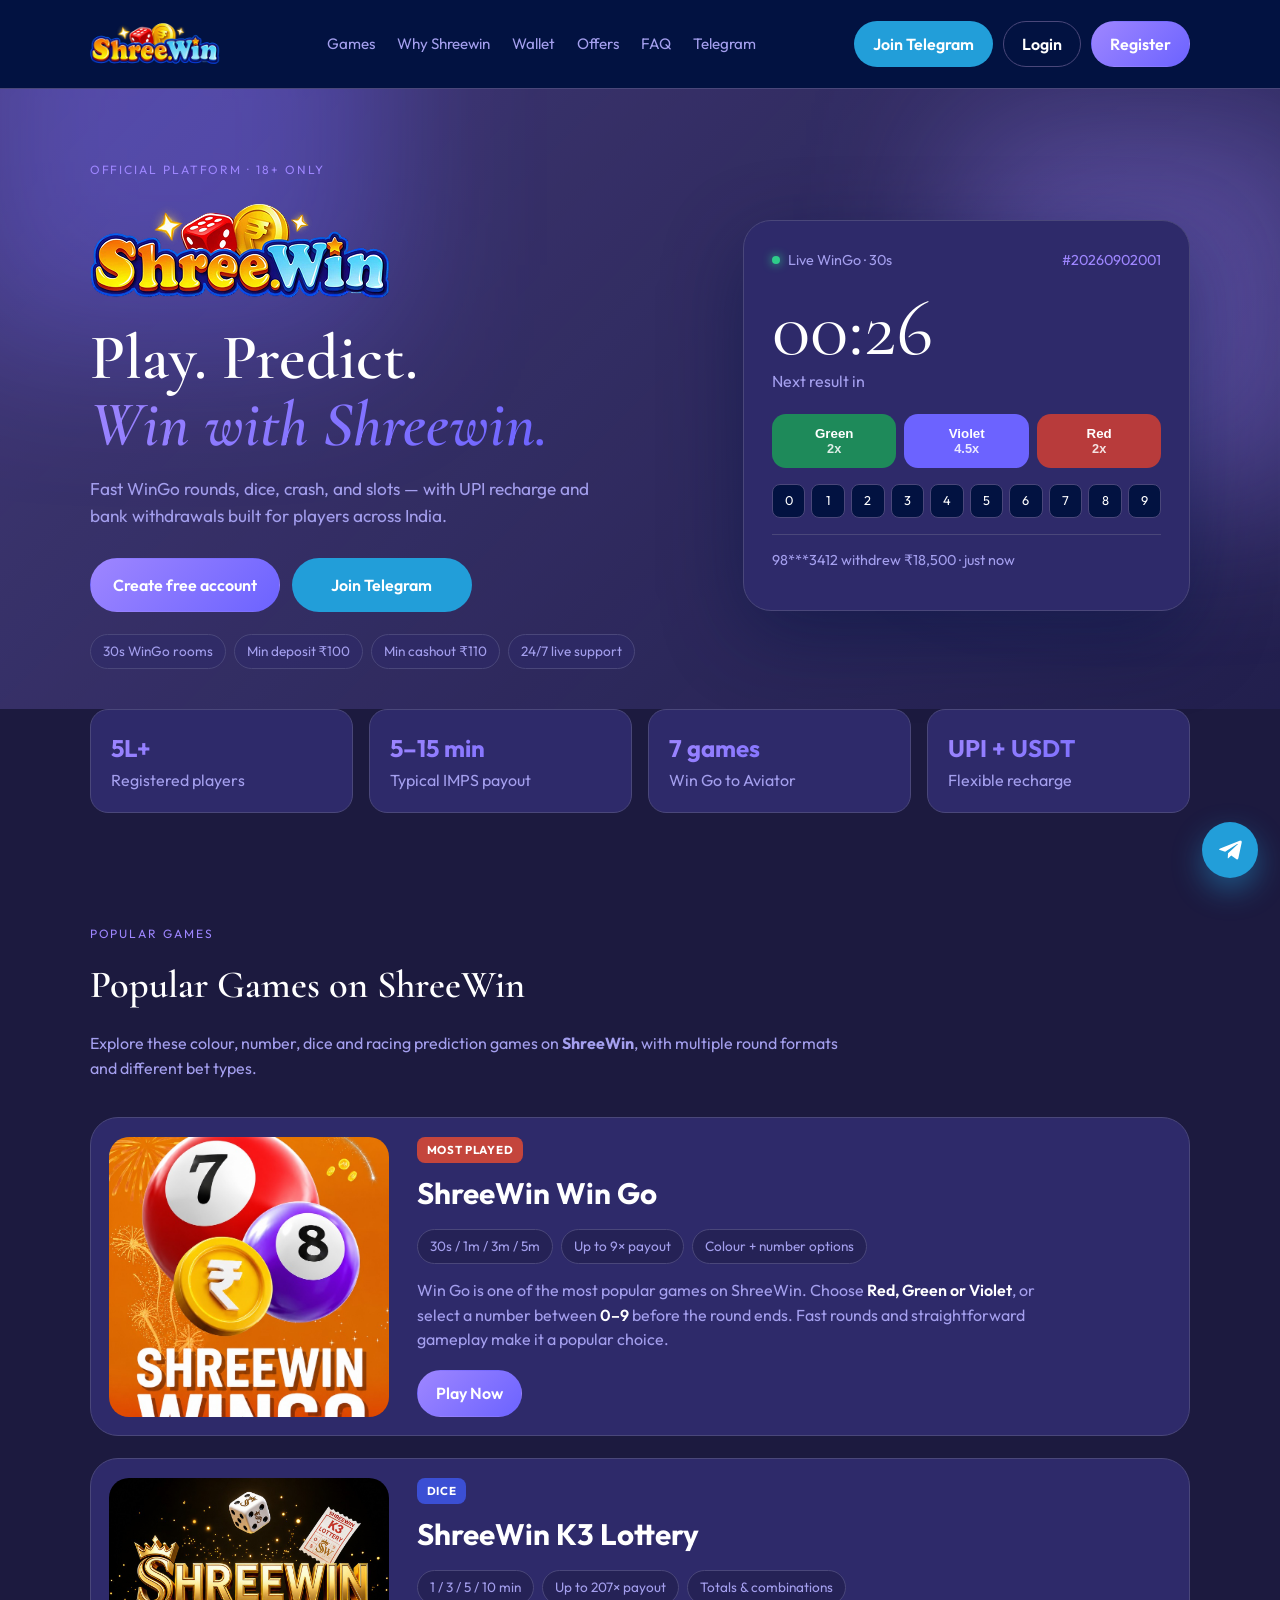
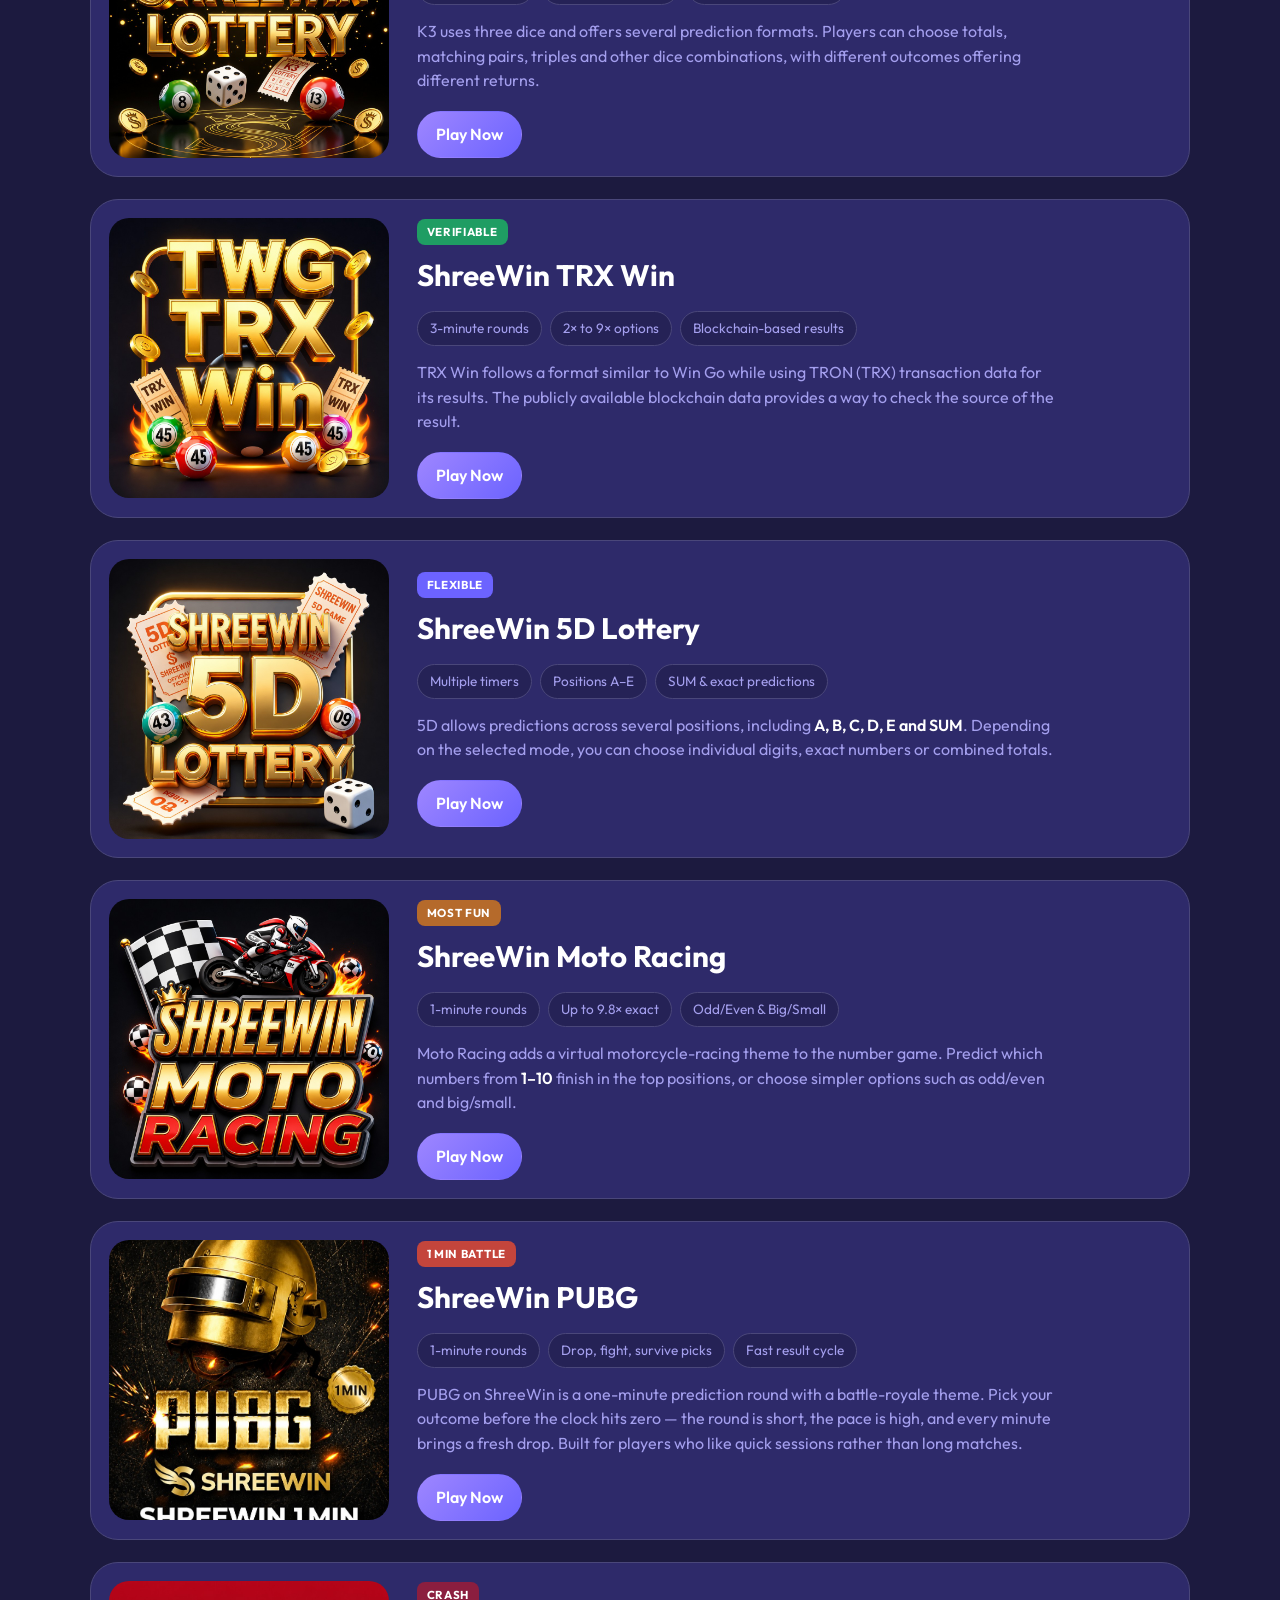
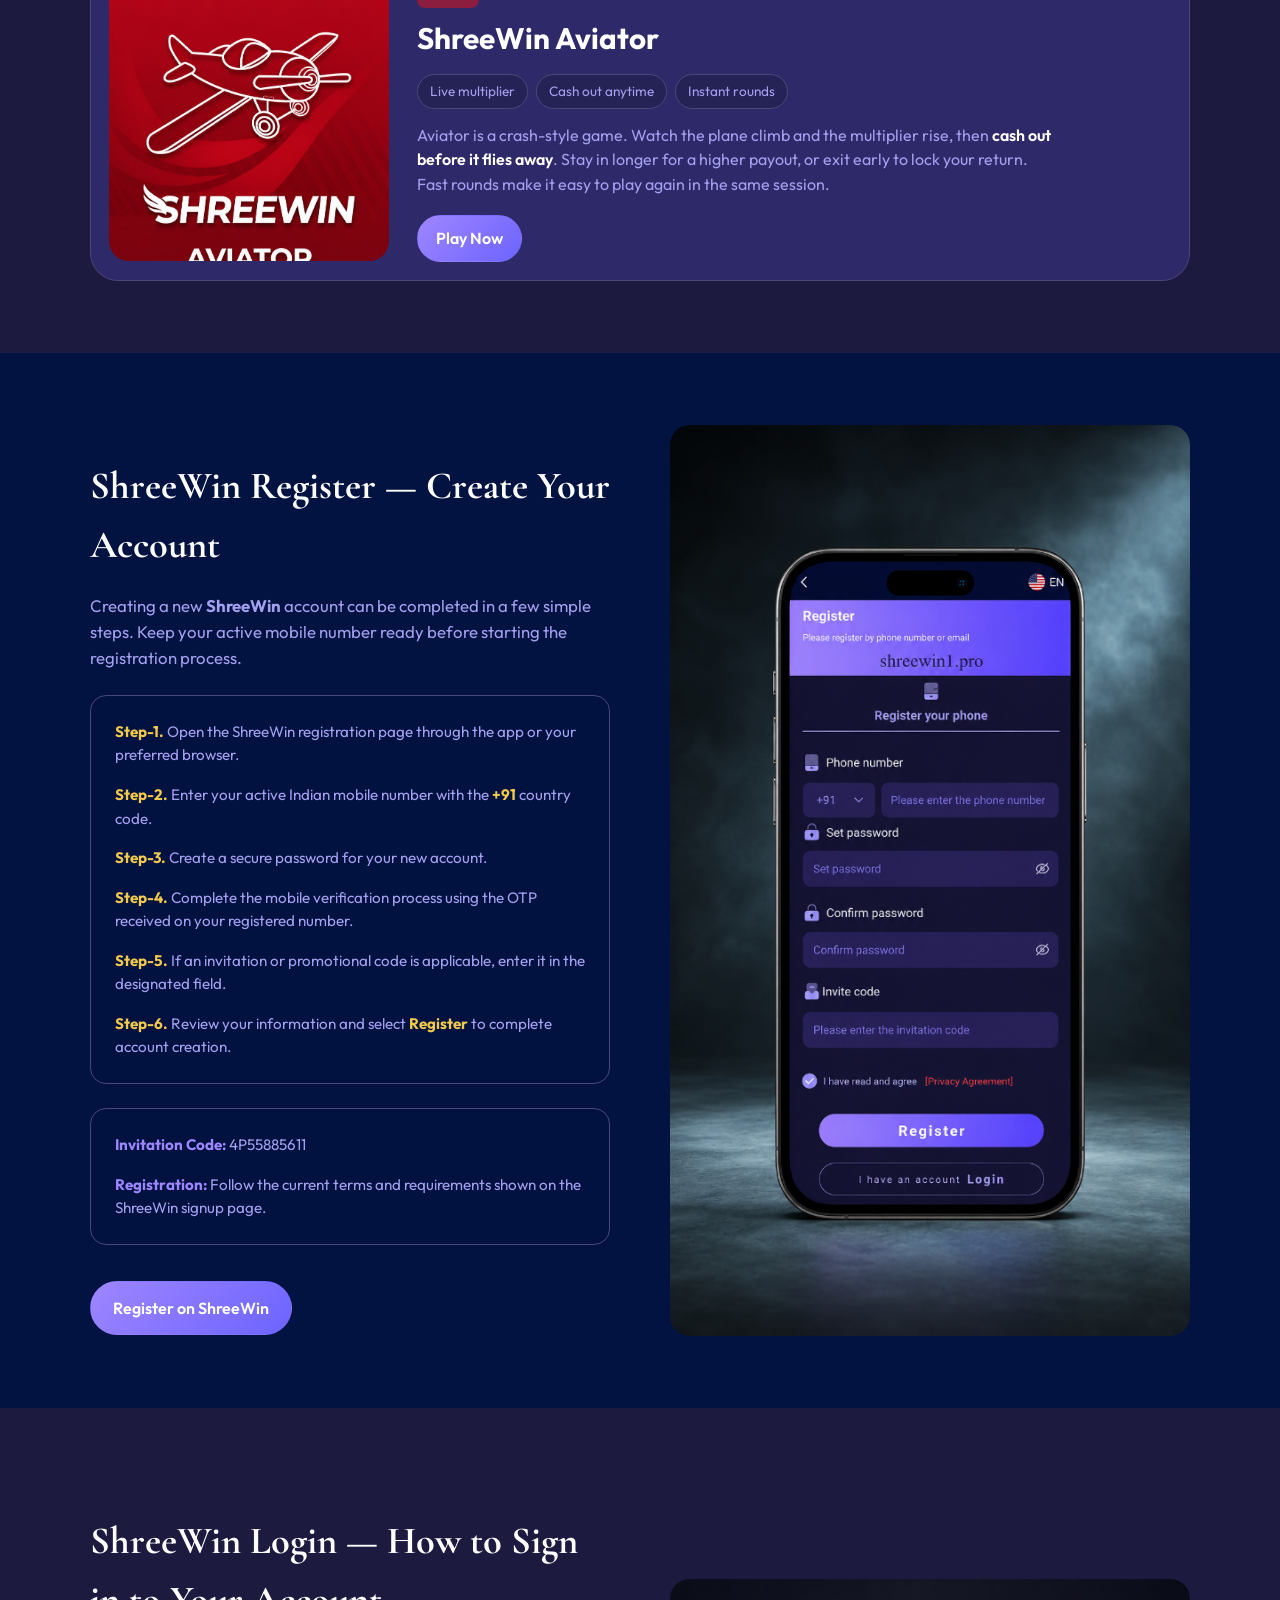
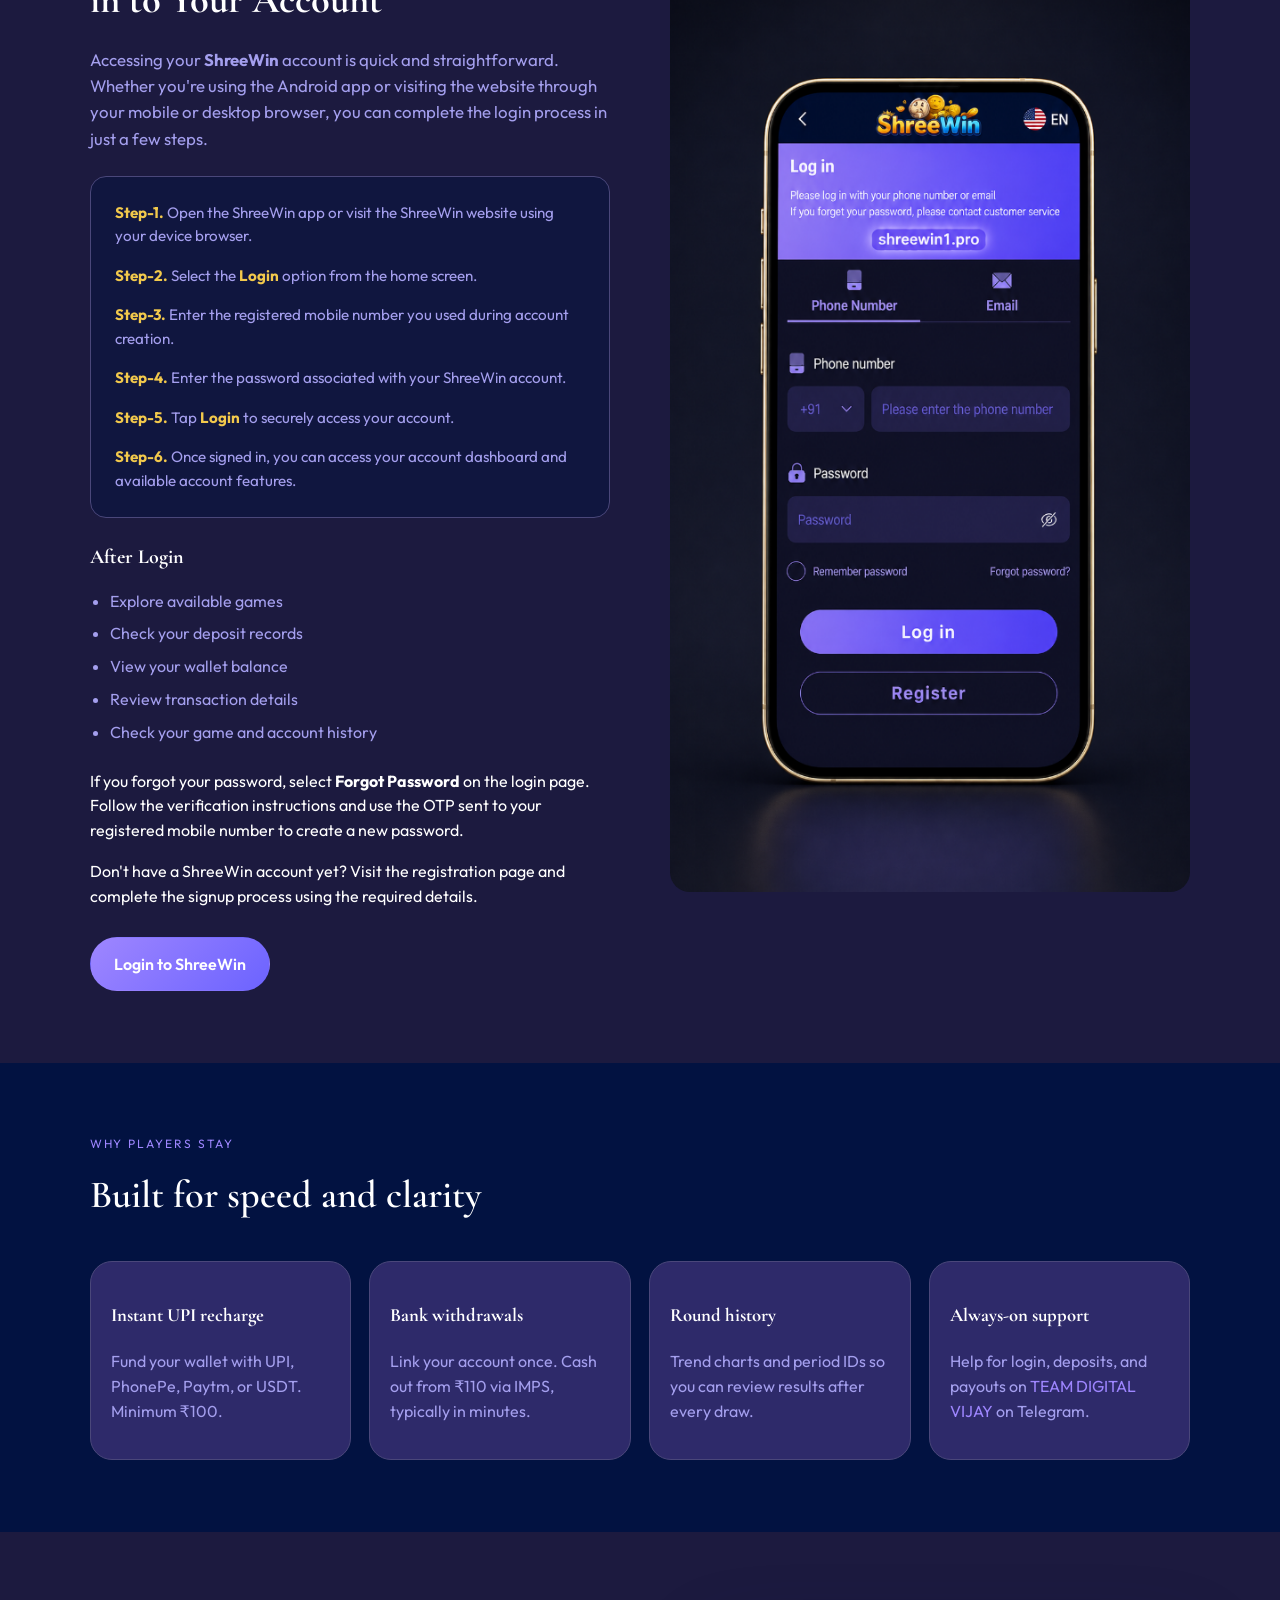
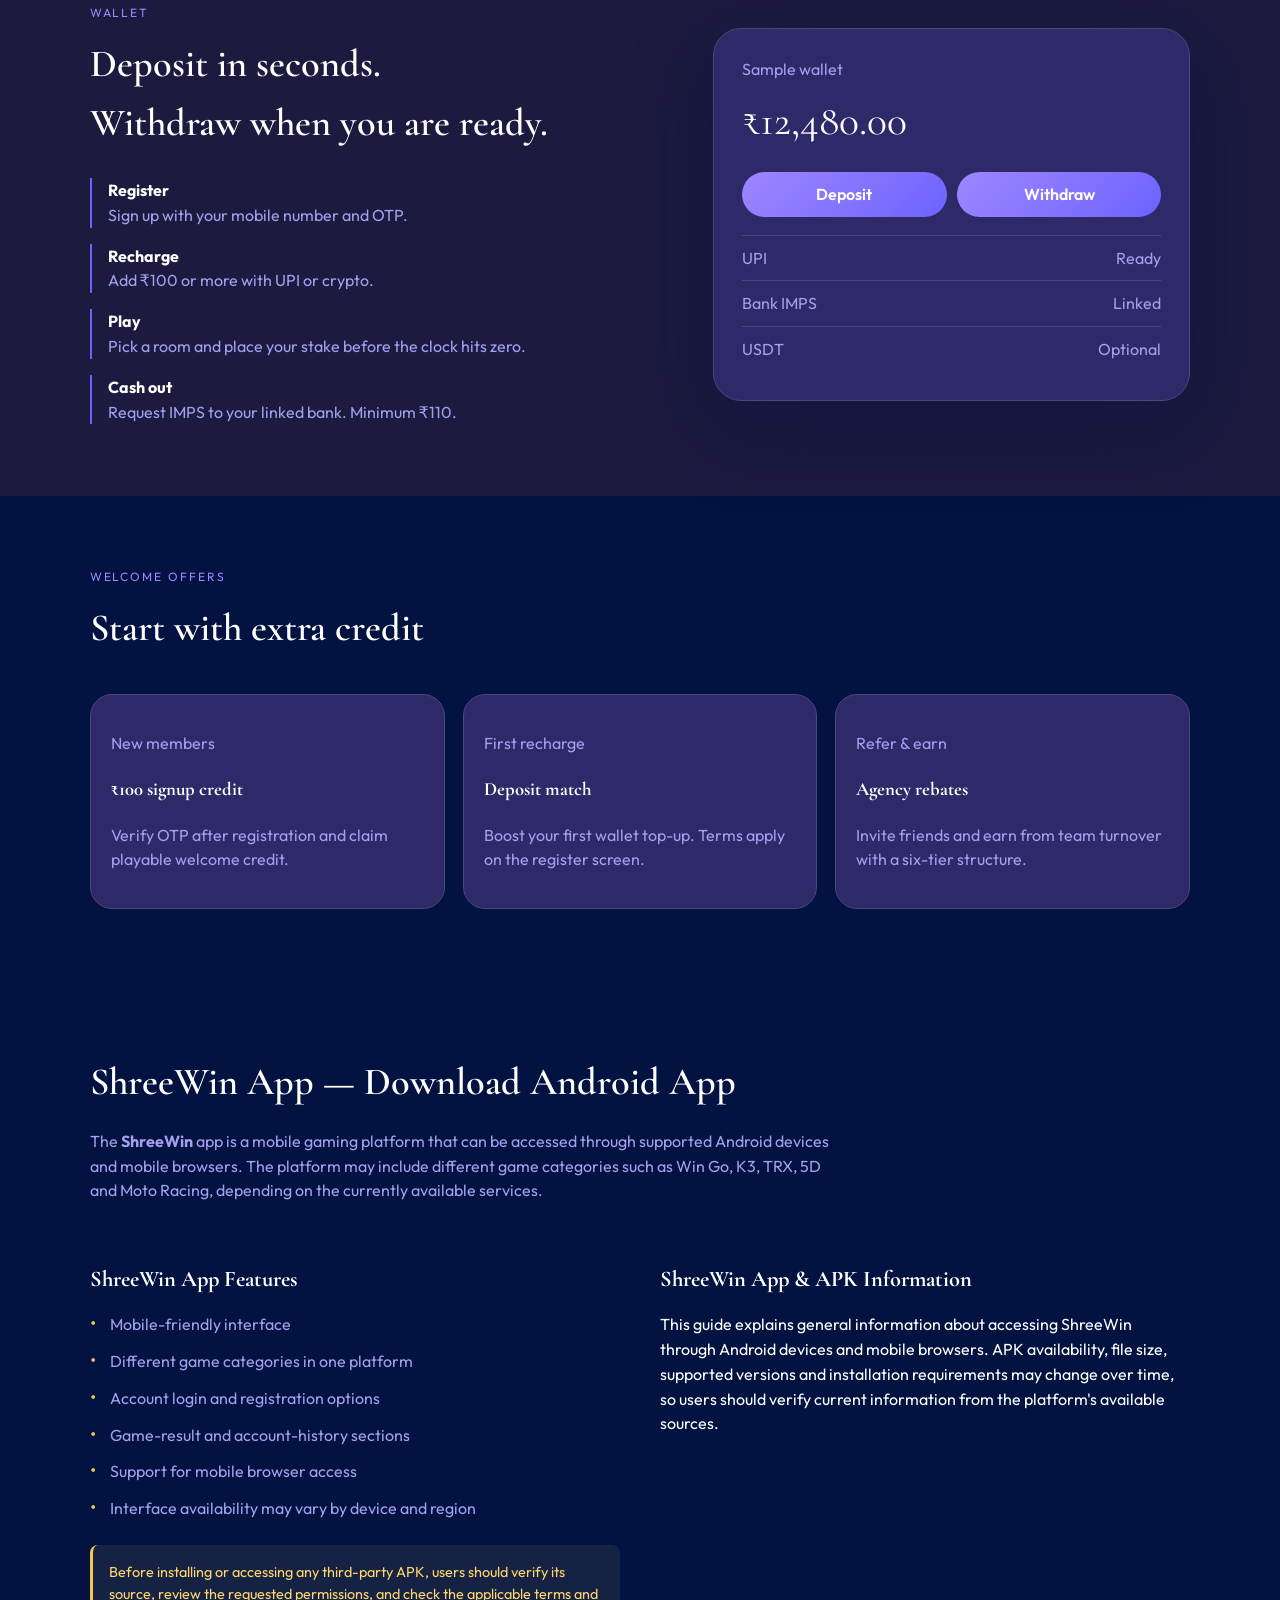
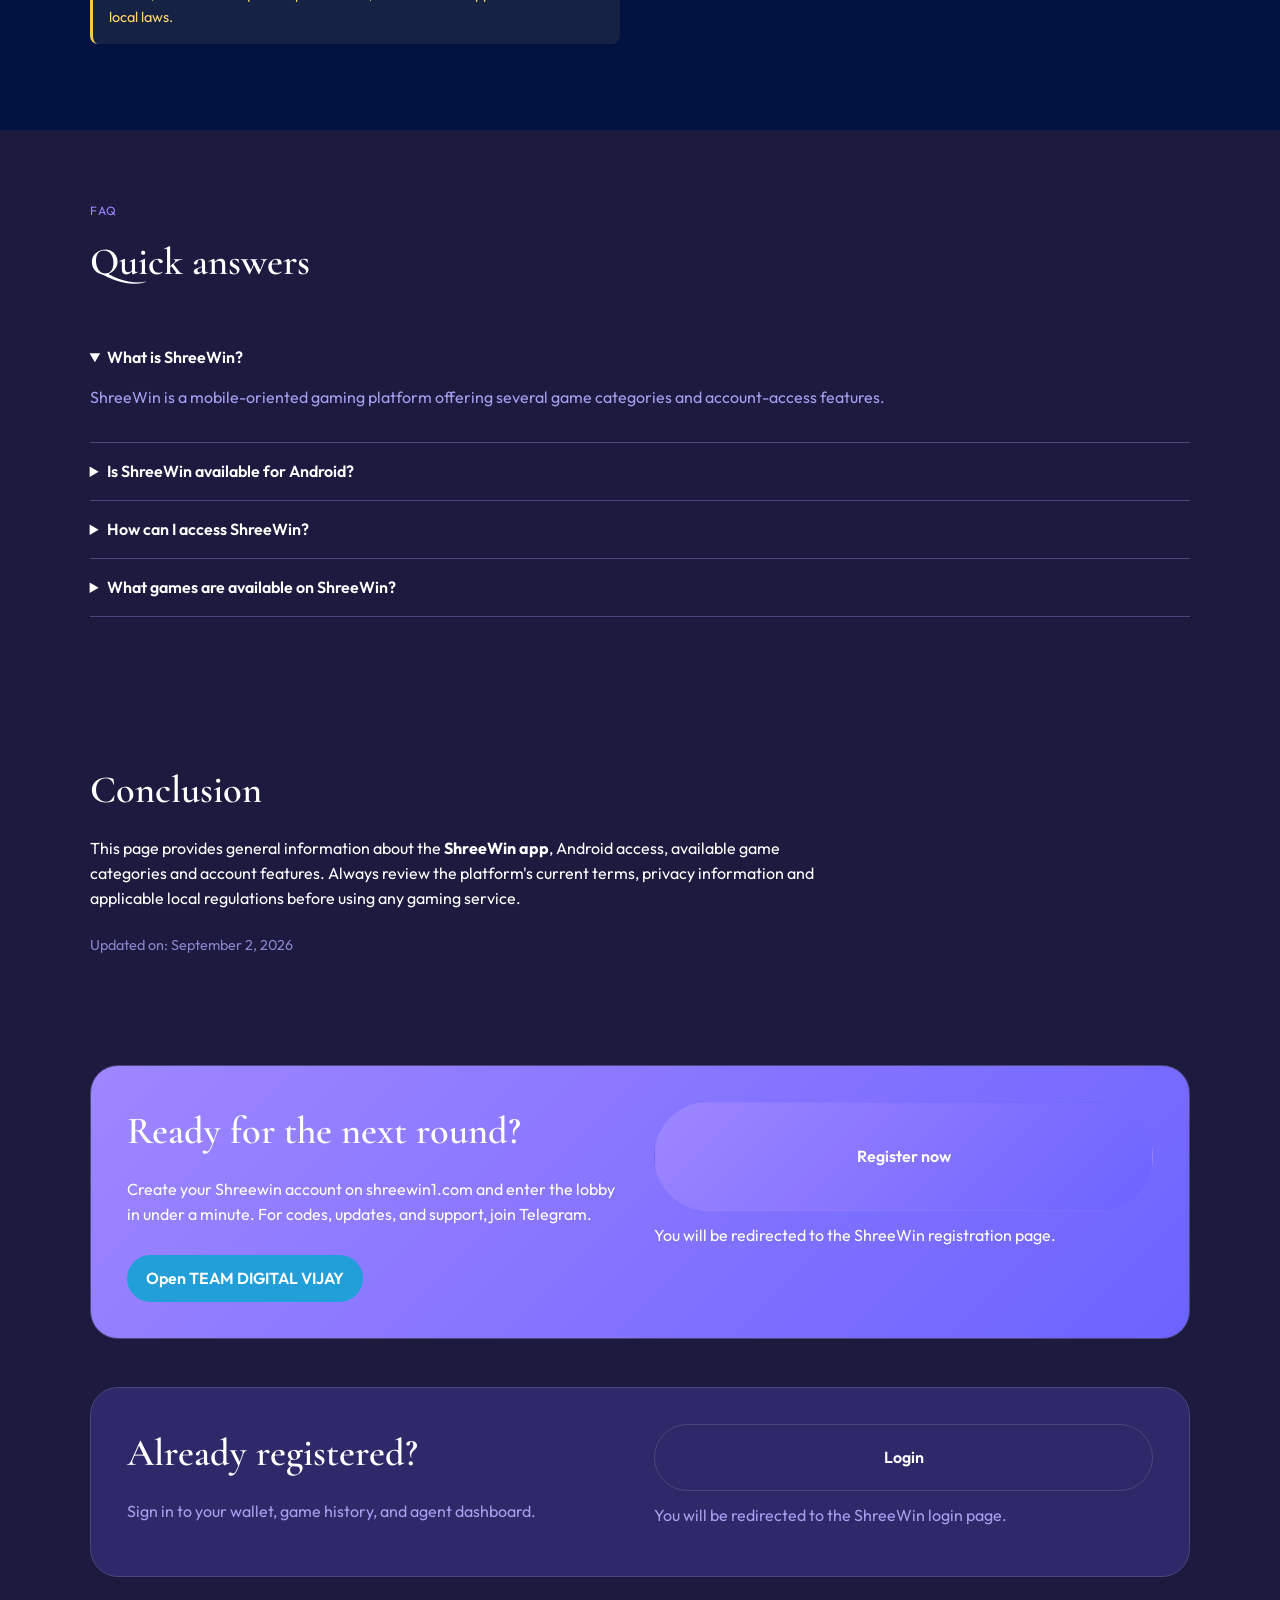
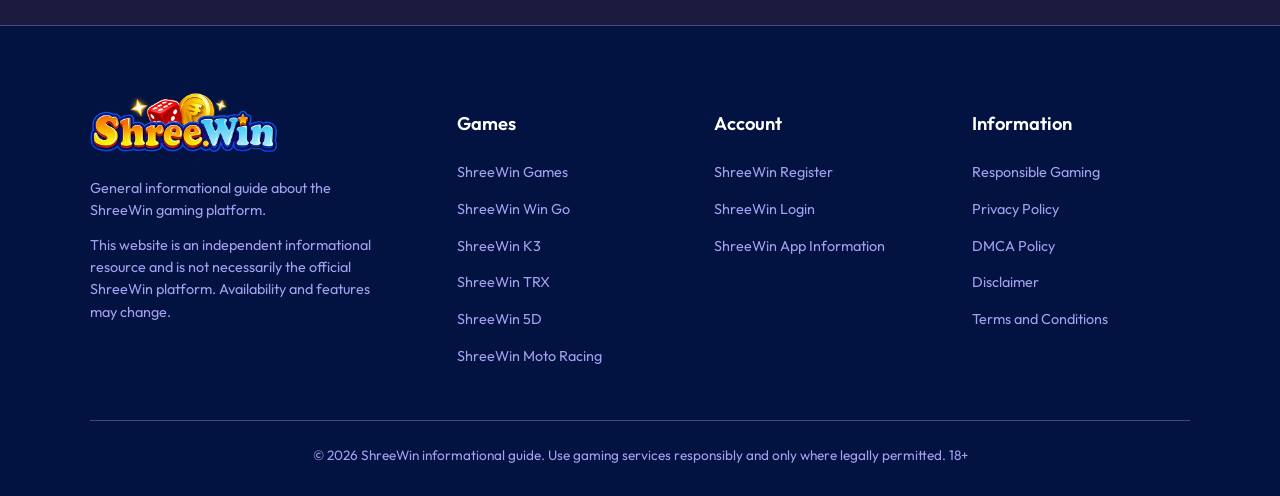
<file: index.html>
<!DOCTYPE html>
<html lang="en">
  <head>
    <meta charset="UTF-8" />
    <meta name="viewport" content="width=device-width, initial-scale=1.0" />
    <title>ShreeWin Guide | ShreeWin App, Login, Register, Games & Information</title>
    <meta
      name="description"
      content="Explore the ShreeWin guide for games, app access, login steps, registration help, account information, and general platform guidance in a clear, informational format."
    />
    <meta name="robots" content="index,follow,max-snippet:-1,max-image-preview:large,max-video-preview:-1" />
    <meta name="author" content="ShreeWin Guide" />
    <meta name="keywords" content="ShreeWin, ShreeWin Game, ShreeWin Games, ShreeWin App, ShreeWin Login, ShreeWin Register, ShreeWin Download, ShreeWin Official, ShreeWin Guide, ShreeWin Information" />
    <link rel="canonical" href="https://shreewin1.pro/" />
    <meta property="og:locale" content="en_IN" />
    <meta property="og:type" content="website" />
    <meta property="og:title" content="ShreeWin Guide | ShreeWin App, Login, Register, Games & Information" />
    <meta property="og:description" content="Explore the ShreeWin guide for games, app access, login steps, registration help, account information, and general platform guidance in a clear, informational format." />
    <meta property="og:url" content="https://shreewin1.pro/" />
    <meta property="og:image" content="https://shreewin1.pro/images/logo.png" />
    <meta property="og:site_name" content="ShreeWin Guide" />
    <meta name="twitter:card" content="summary_large_image" />
    <meta name="twitter:title" content="ShreeWin Guide | ShreeWin App, Login, Register, Games & Information" />
    <meta name="twitter:description" content="Explore the ShreeWin guide for games, app access, login steps, registration help, account information, and general platform guidance in a clear, informational format." />
    <meta name="twitter:image" content="https://shreewin1.pro/images/logo.png" />
    <script type="application/ld+json">
      {
        "@context": "https://schema.org",
        "@type": "WebSite",
        "name": "ShreeWin Guide",
        "url": "https://shreewin1.pro/",
        "description": "Independent informational guide covering ShreeWin games, app information, login and register steps, download details, and general platform guidance.",
        "publisher": {
          "@type": "Organization",
          "name": "ShreeWin Guide"
        }
      }
    </script>
    <script type="application/ld+json">
      {
        "@context": "https://schema.org",
        "@type": "BreadcrumbList",
        "itemListElement": [{
          "@type": "ListItem",
          "position": 1,
          "name": "Home",
          "item": "https://shreewin1.pro/"
        }]
      }
    </script>
    <link rel="preconnect" href="https://fonts.googleapis.com" />
    <link rel="preconnect" href="https://fonts.gstatic.com" crossorigin />
    <link
      href="https://fonts.googleapis.com/css2?family=Cormorant+Garamond:wght@500;600;700&family=Outfit:wght@400;500;600;700&display=swap"
      rel="stylesheet"
    />
    <meta name="theme-color" content="#021241" />
    <link rel="stylesheet" href="./css/styles.css" />
    <link rel="icon" href="./images/favicon.png" type="image/png" sizes="192x192" />
    <link rel="icon" href="./images/favicon-32.png" type="image/png" sizes="32x32" />
    <link rel="apple-touch-icon" href="./images/favicon.png" />
  </head>
  <body>
    <div class="glow glow-a" aria-hidden="true"></div>
    <div class="glow glow-b" aria-hidden="true"></div>

    <header class="nav">
      <a class="brand" href="#top">
        <img src="./images/logo.png" alt="Shree.Win" class="brand-logo" width="320" height="120" />
      </a>
      <nav class="nav-links" id="navLinks">
        <a href="#games">Games</a>
        <a href="#why">Why Shreewin</a>
        <a href="#wallet">Wallet</a>
        <a href="#offers">Offers</a>
        <a href="#faq">FAQ</a>
        <a href="https://t.me/+QtFTEHOLAWZhODM1" target="_blank" rel="noopener noreferrer">Telegram</a>
      </nav>
      <div class="nav-actions">
        <a class="btn btn-telegram" href="https://t.me/+QtFTEHOLAWZhODM1" target="_blank" rel="noopener noreferrer">Join Telegram</a>
        <a class="btn btn-ghost" href="https://www.shreewin23.com/#/register?invitationCode=68858148815">Login</a>
        <a class="btn btn-gold" href="https://www.shreewin23.com/#/register?invitationCode=68858148815">Register</a>
        <button class="menu-btn" id="menuBtn" aria-label="Open menu">
          <span></span><span></span><span></span>
        </button>
      </div>
    </header>

    <main id="top">
      <section class="hero">
        <div class="hero-copy">
          <p class="eyebrow">Official platform · 18+ only</p>
          <img src="./images/logo.png" alt="Shree.Win" class="hero-logo" width="320" height="120" />
          <h1>Play. Predict.<br /><em>Win with Shreewin.</em></h1>
          <p class="lede">
            Fast WinGo rounds, dice, crash, and slots — with UPI recharge and
            bank withdrawals built for players across India.
          </p>
          <div class="hero-cta">
            <a class="btn btn-gold btn-lg" href="https://www.shreewin23.com/#/register?invitationCode=68858148815">Create free account</a>
            <a class="btn btn-telegram btn-lg" href="https://t.me/+QtFTEHOLAWZhODM1" target="_blank" rel="noopener noreferrer">Join Telegram</a>
          </div>
          <ul class="pills">
            <li>30s WinGo rooms</li>
            <li>Min deposit ₹100</li>
            <li>Min cashout ₹110</li>
            <li>24/7 live support</li>
          </ul>
        </div>

        <aside class="round-card" aria-label="Live WinGo round">
          <div class="round-head">
            <span class="live-dot"></span>
            Live WinGo · 30s
            <span class="period" id="period">#20260902001</span>
          </div>
          <div class="timer" id="timer">00:28</div>
          <p class="timer-label">Next result in</p>
          <div class="color-row">
            <button class="chip green" type="button">Green <b>2x</b></button>
            <button class="chip violet" type="button">Violet <b>4.5x</b></button>
            <button class="chip red" type="button">Red <b>2x</b></button>
          </div>
          <div class="digits" id="digits"></div>
          <div class="feed" id="feed" aria-live="polite"></div>
        </aside>
      </section>

      <section class="stats">
        <article>
          <strong>5L+</strong>
          <span>Registered players</span>
        </article>
        <article>
          <strong>5–15 min</strong>
          <span>Typical IMPS payout</span>
        </article>
        <article>
          <strong>7 games</strong>
          <span>Win Go to Aviator</span>
        </article>
        <article>
          <strong>UPI + USDT</strong>
          <span>Flexible recharge</span>
        </article>
      </section>

      <section class="section" id="games">
        <div class="section-head wide">
          <p class="eyebrow">Popular games</p>
          <h2>Popular Games on ShreeWin</h2>
          <p>
            Explore these colour, number, dice and racing prediction games on
            <strong>ShreeWin</strong>, with multiple round formats and different bet types.
          </p>
        </div>

        <div class="games-list">
          <article class="game-row">
            <img src="./images/game-wingo.jpg" alt="ShreeWin Win Go" width="640" height="640" />
            <div class="game-body">
              <span class="badge badge-hot">Most Played</span>
              <h3>ShreeWin Win Go</h3>
              <ul class="tags">
                <li>30s / 1m / 3m / 5m</li>
                <li>Up to 9× payout</li>
                <li>Colour + number options</li>
              </ul>
              <p>
                Win Go is one of the most popular games on ShreeWin. Choose
                <strong>Red, Green or Violet</strong>, or select a number between
                <strong>0–9</strong> before the round ends. Fast rounds and straightforward
                gameplay make it a popular choice.
              </p>
              <a class="btn btn-gold" href="https://www.shreewin23.com/#/register?invitationCode=68858148815">Play Now</a>
            </div>
          </article>

          <article class="game-row">
            <img src="./images/game-k3.jpg" alt="ShreeWin K3 Lottery" width="640" height="640" />
            <div class="game-body">
              <span class="badge badge-dice">Dice</span>
              <h3>ShreeWin K3 Lottery</h3>
              <ul class="tags">
                <li>1 / 3 / 5 / 10 min</li>
                <li>Up to 207× payout</li>
                <li>Totals &amp; combinations</li>
              </ul>
              <p>
                K3 uses three dice and offers several prediction formats. Players can choose
                totals, matching pairs, triples and other dice combinations, with different
                outcomes offering different returns.
              </p>
              <a class="btn btn-gold" href="https://www.shreewin23.com/#/register?invitationCode=68858148815">Play Now</a>
            </div>
          </article>

          <article class="game-row">
            <img src="./images/game-trx.jpg" alt="ShreeWin TRX Win" width="640" height="640" />
            <div class="game-body">
              <span class="badge badge-ok">Verifiable</span>
              <h3>ShreeWin TRX Win</h3>
              <ul class="tags">
                <li>3-minute rounds</li>
                <li>2× to 9× options</li>
                <li>Blockchain-based results</li>
              </ul>
              <p>
                TRX Win follows a format similar to Win Go while using TRON (TRX) transaction
                data for its results. The publicly available blockchain data provides a way to
                check the source of the result.
              </p>
              <a class="btn btn-gold" href="https://www.shreewin23.com/#/register?invitationCode=68858148815">Play Now</a>
            </div>
          </article>

          <article class="game-row">
            <img src="./images/game-5d.jpg" alt="ShreeWin 5D Lottery" width="640" height="640" />
            <div class="game-body">
              <span class="badge badge-flex">Flexible</span>
              <h3>ShreeWin 5D Lottery</h3>
              <ul class="tags">
                <li>Multiple timers</li>
                <li>Positions A–E</li>
                <li>SUM &amp; exact predictions</li>
              </ul>
              <p>
                5D allows predictions across several positions, including
                <strong>A, B, C, D, E and SUM</strong>. Depending on the selected mode, you can
                choose individual digits, exact numbers or combined totals.
              </p>
              <a class="btn btn-gold" href="https://www.shreewin23.com/#/register?invitationCode=68858148815">Play Now</a>
            </div>
          </article>

          <article class="game-row">
            <img src="./images/game-moto.jpg" alt="ShreeWin Moto Racing" width="640" height="640" />
            <div class="game-body">
              <span class="badge badge-fun">Most Fun</span>
              <h3>ShreeWin Moto Racing</h3>
              <ul class="tags">
                <li>1-minute rounds</li>
                <li>Up to 9.8× exact</li>
                <li>Odd/Even &amp; Big/Small</li>
              </ul>
              <p>
                Moto Racing adds a virtual motorcycle-racing theme to the number game. Predict
                which numbers from <strong>1–10</strong> finish in the top positions, or choose
                simpler options such as odd/even and big/small.
              </p>
              <a class="btn btn-gold" href="https://www.shreewin23.com/#/register?invitationCode=68858148815">Play Now</a>
            </div>
          </article>

          <article class="game-row">
            <img src="./images/game-pubg.jpg" alt="ShreeWin PUBG" width="640" height="640" />
            <div class="game-body">
              <span class="badge badge-hot">1 Min Battle</span>
              <h3>ShreeWin PUBG</h3>
              <ul class="tags">
                <li>1-minute rounds</li>
                <li>Drop, fight, survive picks</li>
                <li>Fast result cycle</li>
              </ul>
              <p>
                PUBG on ShreeWin is a one-minute prediction round with a battle-royale theme.
                Pick your outcome before the clock hits zero — the round is short, the pace is
                high, and every minute brings a fresh drop. Built for players who like quick
                sessions rather than long matches.
              </p>
              <a class="btn btn-gold" href="https://www.shreewin23.com/#/register?invitationCode=68858148815">Play Now</a>
            </div>
          </article>

          <article class="game-row">
            <img src="./images/game-aviator.jpg" alt="ShreeWin Aviator" width="640" height="640" />
            <div class="game-body">
              <span class="badge badge-crash">Crash</span>
              <h3>ShreeWin Aviator</h3>
              <ul class="tags">
                <li>Live multiplier</li>
                <li>Cash out anytime</li>
                <li>Instant rounds</li>
              </ul>
              <p>
                Aviator is a crash-style game. Watch the plane climb and the multiplier rise,
                then <strong>cash out before it flies away</strong>. Stay in longer for a higher
                payout, or exit early to lock your return. Fast rounds make it easy to play
                again in the same session.
              </p>
              <a class="btn btn-gold" href="https://www.shreewin23.com/#/register?invitationCode=68858148815">Play Now</a>
            </div>
          </article>
        </div>
      </section>

      <section class="section alt" id="register-guide">
        <div class="guide-split">
          <div class="guide-content">
            <h2>ShreeWin Register — Create Your Account</h2>
            <p>Creating a new <strong>ShreeWin</strong> account can be completed in a few simple steps. Keep your active mobile number ready before starting the registration process.</p>
            
            <div class="guide-box">
              <p><strong>Step-1.</strong> Open the ShreeWin registration page through the app or your preferred browser.</p>
              <p><strong>Step-2.</strong> Enter your active Indian mobile number with the <strong>+91</strong> country code.</p>
              <p><strong>Step-3.</strong> Create a secure password for your new account.</p>
              <p><strong>Step-4.</strong> Complete the mobile verification process using the OTP received on your registered number.</p>
              <p><strong>Step-5.</strong> If an invitation or promotional code is applicable, enter it in the designated field.</p>
              <p><strong>Step-6.</strong> Review your information and select <strong>Register</strong> to complete account creation.</p>
            </div>

            <div class="guide-box info-box">
              <p><strong>Invitation Code:</strong> 4P55885611</p>
              <p><strong>Registration:</strong> Follow the current terms and requirements shown on the ShreeWin signup page.</p>
            </div>

            <a class="btn btn-gold btn-lg guide-btn" href="https://www.shreewin23.com/#/register?invitationCode=68858148815">Register on ShreeWin</a>
          </div>
          <div class="guide-image">
            <img src="./images/app-register.png" alt="ShreeWin register screen on mobile app" width="400" height="800" />
          </div>
        </div>
      </section>

      <section class="section" id="login-guide">
        <div class="guide-split">
          <div class="guide-content">
            <h2>ShreeWin Login — How to Sign in to Your Account</h2>
            <p>Accessing your <strong>ShreeWin</strong> account is quick and straightforward. Whether you're using the Android app or visiting the website through your mobile or desktop browser, you can complete the login process in just a few steps.</p>

            <div class="guide-box">
              <p><strong>Step-1.</strong> Open the ShreeWin app or visit the ShreeWin website using your device browser.</p>
              <p><strong>Step-2.</strong> Select the <strong>Login</strong> option from the home screen.</p>
              <p><strong>Step-3.</strong> Enter the registered mobile number you used during account creation.</p>
              <p><strong>Step-4.</strong> Enter the password associated with your ShreeWin account.</p>
              <p><strong>Step-5.</strong> Tap <strong>Login</strong> to securely access your account.</p>
              <p><strong>Step-6.</strong> Once signed in, you can access your account dashboard and available account features.</p>
            </div>

            <div class="guide-after-login">
              <h3>After Login</h3>
              <ul>
                <li>Explore available games</li>
                <li>Check your deposit records</li>
                <li>View your wallet balance</li>
                <li>Review transaction details</li>
                <li>Check your game and account history</li>
              </ul>
              
              <p>If you forgot your password, select <strong>Forgot Password</strong> on the login page. Follow the verification instructions and use the OTP sent to your registered mobile number to create a new password.</p>
              <p>Don't have a ShreeWin account yet? Visit the registration page and complete the signup process using the required details.</p>
            </div>

            <a class="btn btn-gold btn-lg guide-btn" href="https://www.shreewin23.com/#/register?invitationCode=68858148815">Login to ShreeWin</a>
          </div>
          <div class="guide-image">
            <img src="./images/app-login.png" alt="ShreeWin login screen on mobile app" width="400" height="800" />
          </div>
        </div>
      </section>

      <section class="section alt" id="why">
        <div class="section-head">
          <p class="eyebrow">Why players stay</p>
          <h2>Built for speed and clarity</h2>
        </div>
        <div class="why-grid">
          <article>
            <h3>Instant UPI recharge</h3>
            <p>Fund your wallet with UPI, PhonePe, Paytm, or USDT. Minimum ₹100.</p>
          </article>
          <article>
            <h3>Bank withdrawals</h3>
            <p>Link your account once. Cash out from ₹110 via IMPS, typically in minutes.</p>
          </article>
          <article>
            <h3>Round history</h3>
            <p>Trend charts and period IDs so you can review results after every draw.</p>
          </article>
          <article>
            <h3>Always-on support</h3>
            <p>
              Help for login, deposits, and payouts on
              <a href="https://t.me/+QtFTEHOLAWZhODM1" target="_blank" rel="noopener noreferrer">TEAM DIGITAL VIJAY</a>
              on Telegram.
            </p>
          </article>
        </div>
      </section>

      <section class="section" id="wallet">
        <div class="split">
          <div>
            <p class="eyebrow">Wallet</p>
            <h2>Deposit in seconds.<br />Withdraw when you are ready.</h2>
            <ol class="steps">
              <li>
                <b>Register</b>
                Sign up with your mobile number and OTP.
              </li>
              <li>
                <b>Recharge</b>
                Add ₹100 or more with UPI or crypto.
              </li>
              <li>
                <b>Play</b>
                Pick a room and place your stake before the clock hits zero.
              </li>
              <li>
                <b>Cash out</b>
                Request IMPS to your linked bank. Minimum ₹110.
              </li>
            </ol>
          </div>
          <div class="wallet-card">
            <p class="wallet-label">Sample wallet</p>
            <p class="balance">₹12,480.00</p>
            <div class="wallet-actions">
              <span>Deposit</span>
              <span>Withdraw</span>
            </div>
            <ul>
              <li><span>UPI</span> Ready</li>
              <li><span>Bank IMPS</span> Linked</li>
              <li><span>USDT</span> Optional</li>
            </ul>
          </div>
        </div>
      </section>

      <section class="section alt" id="offers">
        <div class="section-head">
          <p class="eyebrow">Welcome offers</p>
          <h2>Start with extra credit</h2>
        </div>
        <div class="offer-grid">
          <article class="offer">
            <p>New members</p>
            <h3>₹100 signup credit</h3>
            <p>Verify OTP after registration and claim playable welcome credit.</p>
          </article>
          <article class="offer">
            <p>First recharge</p>
            <h3>Deposit match</h3>
            <p>Boost your first wallet top-up. Terms apply on the register screen.</p>
          </article>
          <article class="offer">
            <p>Refer &amp; earn</p>
            <h3>Agency rebates</h3>
            <p>Invite friends and earn from team turnover with a six-tier structure.</p>
          </article>
        </div>
      </section>

      
      <section class="section alt" id="app">
        <div class="section-head wide">
          <h2>ShreeWin App — Download Android App</h2>
          <p>The <strong>ShreeWin</strong> app is a mobile gaming platform that can be accessed through supported Android devices and mobile browsers. The platform may include different game categories such as Win Go, K3, TRX, 5D and Moto Racing, depending on the currently available services.</p>
        </div>
        
        <div class="app-info-grid">
          <div class="app-features">
            <h3>ShreeWin App Features</h3>
            <ul class="styled-list">
              <li>Mobile-friendly interface</li>
              <li>Different game categories in one platform</li>
              <li>Account login and registration options</li>
              <li>Game-result and account-history sections</li>
              <li>Support for mobile browser access</li>
              <li>Interface availability may vary by device and region</li>
            </ul>
            <p class="warning-text">Before installing or accessing any third-party APK, users should verify its source, review the requested permissions, and check the applicable terms and local laws.</p>
          </div>
          <div class="app-details">
            <h3>ShreeWin App & APK Information</h3>
            <p>This guide explains general information about accessing ShreeWin through Android devices and mobile browsers. APK availability, file size, supported versions and installation requirements may change over time, so users should verify current information from the platform's available sources.</p>
          </div>
        </div>
      </section>

<section class="section" id="faq">
        <div class="section-head">
          <p class="eyebrow">FAQ</p>
          <h2>Quick answers</h2>
        </div>
        
        <div class="faq" id="faqList">
          <details open>
            <summary>What is ShreeWin?</summary>
            <p>ShreeWin is a mobile-oriented gaming platform offering several game categories and account-access features.</p>
          </details>
          <details>
            <summary>Is ShreeWin available for Android?</summary>
            <p>Android availability and installation requirements can vary. Check the current platform information before installing an APK.</p>
          </details>
          <details>
            <summary>How can I access ShreeWin?</summary>
            <p>Users may access the platform through a supported app or mobile browser, subject to availability in their region.</p>
          </details>
          <details>
            <summary>What games are available on ShreeWin?</summary>
            <p>Available categories may include Win Go, K3, TRX, 5D and Moto Racing.</p>
          </details>
        </div>
      </section>

      <section class="section" id="conclusion">
        <div class="section-head wide">
          <h2>Conclusion</h2>
          <p>This page provides general information about the <strong>ShreeWin app</strong>, Android access, available game categories and account features. Always review the platform's current terms, privacy information and applicable local regulations before using any gaming service.</p>
          <p class="updated-date">Updated on: September 2, 2026</p>
        </div>
      </section>



      <section class="cta-band" id="register">
        <div>
          <h2>Ready for the next round?</h2>
          <p>Create your Shreewin account on shreewin1.com and enter the lobby in under a minute. For codes, updates, and support, join Telegram.</p>
          <a class="btn btn-telegram" href="https://t.me/+QtFTEHOLAWZhODM1" target="_blank" rel="noopener noreferrer">Open TEAM DIGITAL VIJAY</a>
        </div>
        <div class="auth-form">
          <a class="btn btn-gold btn-lg" href="https://www.shreewin23.com/#/register?invitationCode=68858148815">Register now</a>
          <p class="form-note">You will be redirected to the ShreeWin registration page.</p>
        </div>
      </section>

      <section class="cta-band login-band" id="login">
        <div>
          <h2>Already registered?</h2>
          <p>Sign in to your wallet, game history, and agent dashboard.</p>
        </div>
        <div class="auth-form">
          <a class="btn btn-outline btn-lg" href="https://www.shreewin23.com/#/register?invitationCode=68858148815">Login</a>
          <p class="form-note">You will be redirected to the ShreeWin login page.</p>
        </div>
      </section>
    </main>

    
    <footer class="site-footer">
      <div class="footer-grid">
        <div class="footer-brand">
          <img src="./images/logo.png" alt="Shree.Win" class="footer-logo" width="320" height="120" />
          <p>General informational guide about the ShreeWin gaming platform.</p>
          <p>This website is an independent informational resource and is not necessarily the official ShreeWin platform. Availability and features may change.</p>
        </div>
        <div class="footer-links">
          <h4>Games</h4>
          <ul>
            <li><a href="#games">ShreeWin Games</a></li>
            <li><a href="#games">ShreeWin Win Go</a></li>
            <li><a href="#games">ShreeWin K3</a></li>
            <li><a href="#games">ShreeWin TRX</a></li>
            <li><a href="#games">ShreeWin 5D</a></li>
            <li><a href="#games">ShreeWin Moto Racing</a></li>
          </ul>
        </div>
        <div class="footer-links">
          <h4>Account</h4>
          <ul>
            <li><a href="https://www.shreewin23.com/#/register?invitationCode=68858148815">ShreeWin Register</a></li>
            <li><a href="https://www.shreewin23.com/#/register?invitationCode=68858148815">ShreeWin Login</a></li>
            <li><a href="#app">ShreeWin App Information</a></li>
          </ul>
        </div>
        <div class="footer-links">
          <h4>Information</h4>
          <ul>
            <li><a href="responsible-gaming.html">Responsible Gaming</a></li>
            <li><a href="privacy-policy.html">Privacy Policy</a></li>
            <li><a href="dmca-policy.html">DMCA Policy</a></li>
            <li><a href="disclaimer.html">Disclaimer</a></li>
            <li><a href="terms-and-conditions.html">Terms and Conditions</a></li>
          </ul>
        </div>
      </div>
      <div class="footer-bottom">
        <p>© 2026 ShreeWin informational guide. Use gaming services responsibly and only where legally permitted. 18+</p>
      </div>
    </footer>

    <a
      class="tg-float"
      href="https://t.me/+QtFTEHOLAWZhODM1"
      target="_blank"
      rel="noopener noreferrer"
      aria-label="Join TEAM DIGITAL VIJAY on Telegram"
    >
      <svg viewBox="0 0 24 24" width="26" height="26" aria-hidden="true">
        <path
          fill="currentColor"
          d="M21.5 3.3 2.9 10.5c-1.3.5-1.3 1.2-.2 1.5l4.8 1.5 11.1-7c.5-.3 1-.1.6.2l-9 8.2-.3 4.8c.5 0 .7-.2 1-.5l2.3-2.2 4.8 3.5c.9.5 1.5.2 1.7-.8l3.1-14.6c.3-1.3-.5-1.9-1.3-1.6z"
        />
      </svg>
    </a>

    <script src="./js/main.js"></script>
  </body>
</html>
</file>
<file: css/styles.css>
:root {
  --bg: #1c1a3f;
  --header: #021241;
  --panel: #2e2a6a;
  --line: #4a477a;
  --accent: #6c63ff;
  --accent-2: #9e86ff;
  --hero-grad: linear-gradient(135deg, #9e86ff, #6c63ff);
  --ink: #ffffff;
  --muted: #a49fee;
  --green: #2ecc8a;
  --red: #e85d5d;
  --telegram: #229ed9;
  --shadow: 0 24px 80px rgba(2, 18, 65, 0.45);
}

* {
  box-sizing: border-box;
}

html {
  scroll-behavior: smooth;
}

body {
  margin: 0;
  font-family: Outfit, system-ui, sans-serif;
  background: var(--bg);
  color: var(--ink);
  line-height: 1.55;
  color-scheme: dark;
  overflow-x: hidden;
}

img {
  max-width: 100%;
  height: auto;
}

h1,
h2,
h3,
.brand {
  font-family: "Cormorant Garamond", Georgia, serif;
  color: var(--ink);
}

a {
  color: var(--accent-2);
  text-decoration: none;
}

a:hover {
  color: var(--ink);
}

.glow {
  position: fixed;
  pointer-events: none;
  z-index: 0;
  filter: blur(80px);
  opacity: 0.4;
}

.glow-a {
  width: 420px;
  height: 420px;
  background: #6c63ff;
  top: -80px;
  left: -40px;
}

.glow-b {
  width: 380px;
  height: 380px;
  background: #9e86ff;
  right: -60px;
  top: 120px;
}

.nav,
main,
.footer {
  position: relative;
  z-index: 1;
}

.nav {
  display: flex;
  align-items: center;
  justify-content: space-between;
  gap: 24px;
  padding: 18px 7vw;
  position: sticky;
  top: 0;
  background: var(--header);
  backdrop-filter: blur(16px);
  border-bottom: 1px solid var(--line);
  z-index: 10;
}

.brand {
  display: flex;
  align-items: center;
  flex-shrink: 0;
}

.brand-logo {
  height: 52px;
  width: auto;
  display: block;
}

.hero-logo {
  width: min(320px, 100%);
  height: auto;
  display: block;
  margin: 0 0 12px;
}

.footer-logo {
  height: 56px;
  width: auto;
  display: block;
  margin-bottom: 10px;
}

.nav-links {
  display: flex;
  gap: 22px;
}

.nav-links a {
  color: var(--muted);
  font-size: 0.95rem;
}

.nav-links a:hover {
  color: var(--ink);
}

.nav-actions {
  display: flex;
  align-items: center;
  gap: 10px;
}

.btn {
  display: inline-flex;
  align-items: center;
  justify-content: center;
  border-radius: 999px;
  padding: 10px 18px;
  font-weight: 600;
  border: 1px solid transparent;
  cursor: pointer;
  font-family: inherit;
  transition: transform 0.15s ease, filter 0.15s ease, background 0.15s ease, color 0.15s ease;
}

.btn:hover {
  filter: brightness(1.08);
  transform: translateY(-1px);
}

.btn-gold {
  background: var(--hero-grad);
  color: #ffffff;
}

.btn-telegram {
  background: var(--telegram);
  color: #ffffff;
}

.btn-ghost,
.btn-outline {
  background: transparent;
  color: var(--ink);
  border-color: var(--line);
}

.btn-ghost:hover,
.btn-outline:hover {
  border-color: var(--accent-2);
  background: rgba(108, 99, 255, 0.16);
  color: var(--ink);
}

.btn-lg {
  padding: 14px 22px;
  min-width: 180px;
}

.menu-btn {
  display: none;
  background: none;
  border: 0;
  width: 40px;
  height: 40px;
  flex-direction: column;
  justify-content: center;
  gap: 5px;
  cursor: pointer;
}

.menu-btn span {
  display: block;
  height: 2px;
  background: var(--ink);
}

.hero {
  display: grid;
  grid-template-columns: 1.15fr 0.85fr;
  gap: 48px;
  padding: 72px 7vw 40px;
  align-items: center;
  background: linear-gradient(135deg, rgba(158, 134, 255, 0.28), rgba(108, 99, 255, 0.08));
}

.eyebrow {
  letter-spacing: 0.16em;
  text-transform: uppercase;
  font-size: 0.75rem;
  color: var(--accent-2);
  margin: 0 0 12px;
}

h1 {
  font-size: clamp(2.6rem, 5vw, 4.4rem);
  line-height: 1.05;
  margin: 0 0 18px;
  font-weight: 600;
}

h1 em {
  font-style: italic;
  background: var(--hero-grad);
  -webkit-background-clip: text;
  background-clip: text;
  color: transparent;
}

.lede {
  max-width: 520px;
  color: var(--muted);
  font-size: 1.08rem;
}

.hero-cta {
  display: flex;
  flex-wrap: wrap;
  gap: 12px;
  margin: 28px 0 22px;
}

.pills {
  display: flex;
  flex-wrap: wrap;
  gap: 8px;
  padding: 0;
  margin: 0;
  list-style: none;
}

.pills li {
  border: 1px solid var(--line);
  border-radius: 999px;
  padding: 6px 12px;
  font-size: 0.85rem;
  color: var(--muted);
  background: rgba(46, 42, 106, 0.55);
}

.round-card {
  background: var(--panel);
  border: 1px solid var(--line);
  border-radius: 28px;
  padding: 28px;
  box-shadow: var(--shadow);
}

.round-head {
  display: flex;
  align-items: center;
  gap: 8px;
  color: var(--muted);
  font-size: 0.9rem;
}

.period {
  margin-left: auto;
  color: var(--accent-2);
}

.live-dot {
  width: 8px;
  height: 8px;
  border-radius: 50%;
  background: var(--green);
  box-shadow: 0 0 10px var(--green);
}

.timer {
  font-family: "Cormorant Garamond", serif;
  font-size: 5rem;
  line-height: 1;
  margin: 18px 0 0;
  color: var(--ink);
}

.timer-label {
  margin: 0 0 20px;
  color: var(--muted);
}

.color-row {
  display: grid;
  grid-template-columns: 1fr 1fr 1fr;
  gap: 8px;
}

.chip {
  border: 0;
  border-radius: 14px;
  padding: 12px 8px;
  color: #fff;
  font-weight: 600;
  cursor: pointer;
}

.chip b {
  display: block;
  font-size: 0.8rem;
  opacity: 0.85;
}

.chip.green {
  background: #1e8a5a;
}

.chip.red {
  background: #b83b3b;
}

.chip.violet {
  background: var(--accent);
}

.digits {
  display: grid;
  grid-template-columns: repeat(10, 1fr);
  gap: 6px;
  margin: 16px 0;
}

.digits span {
  display: grid;
  place-items: center;
  height: 34px;
  border-radius: 8px;
  background: var(--header);
  border: 1px solid var(--line);
  font-size: 0.8rem;
  color: var(--ink);
}

.feed {
  min-height: 48px;
  color: var(--muted);
  font-size: 0.9rem;
  border-top: 1px solid var(--line);
  padding-top: 14px;
}

.stats {
  display: grid;
  grid-template-columns: repeat(4, 1fr);
  gap: 16px;
  padding: 0 7vw 40px;
}

.stats article {
  background: var(--panel);
  border: 1px solid var(--line);
  border-radius: 18px;
  padding: 20px;
}

.stats article span {
  color: var(--muted);
}

.stats strong {
  display: block;
  font-size: 1.5rem;
  background: var(--hero-grad);
  -webkit-background-clip: text;
  background-clip: text;
  color: transparent;
}

.section {
  padding: 72px 7vw;
}

.section.alt {
  background: var(--header);
}

.section-head {
  max-width: 640px;
  margin-bottom: 36px;
}

.section-head.wide {
  max-width: 760px;
}

.section-head h2,
.split h2,
.cta-band h2 {
  font-size: clamp(2rem, 3vw, 3rem);
  margin: 0 0 10px;
  font-weight: 600;
}

.section-head p:last-child,
.cta-band p {
  color: var(--muted);
}

.games-list {
  display: grid;
  gap: 22px;
}

.game-row {
  display: grid;
  grid-template-columns: 280px 1fr;
  gap: 28px;
  align-items: center;
  background: var(--panel);
  border: 1px solid var(--line);
  border-radius: 28px;
  padding: 18px;
  transition: border-color 0.15s ease, transform 0.15s ease;
}

.game-row:hover {
  border-color: var(--accent-2);
  transform: translateY(-2px);
}

.game-row img {
  width: 100%;
  aspect-ratio: 1 / 1;
  height: auto;
  object-fit: cover;
  border-radius: 20px;
  display: block;
  background: #021241;
}

.game-body h3 {
  margin: 8px 0 12px;
  font-size: 1.85rem;
  font-family: Outfit, system-ui, sans-serif;
  font-weight: 700;
}

.game-body p {
  color: var(--muted);
  margin: 0 0 18px;
  max-width: 640px;
}

.game-body p strong {
  color: var(--ink);
  font-weight: 600;
}

.badge {
  display: inline-block;
  border-radius: 8px;
  padding: 4px 10px;
  font-size: 0.72rem;
  font-weight: 700;
  letter-spacing: 0.06em;
  text-transform: uppercase;
}

.badge-hot {
  background: #c4453c;
  color: #fff;
}

.badge-dice {
  background: #3b4fd4;
  color: #fff;
}

.badge-ok {
  background: #1f9d63;
  color: #fff;
}

.badge-flex {
  background: #6c63ff;
  color: #fff;
}

.badge-fun {
  background: #b56a2b;
  color: #fff;
}

.badge-crash {
  background: #8b1e3f;
  color: #fff;
}

.tags {
  display: flex;
  flex-wrap: wrap;
  gap: 8px;
  list-style: none;
  padding: 0;
  margin: 0 0 14px;
}

.tags li {
  border: 1px solid var(--line);
  border-radius: 999px;
  padding: 6px 12px;
  font-size: 0.85rem;
  color: var(--muted);
  background: rgba(28, 26, 63, 0.45);
}

.game-grid,
.why-grid,
.offer-grid {
  display: grid;
  gap: 18px;
}

.why-grid article,
.offer {
  background: var(--panel);
  border: 1px solid var(--line);
  border-radius: 22px;
  padding: 20px;
  transition: border-color 0.15s ease, transform 0.15s ease;
}

.why-grid article:hover,
.offer:hover {
  border-color: var(--accent-2);
  transform: translateY(-2px);
}

.why-grid p,
.offer p {
  color: var(--muted);
}

.why-grid,
.offer-grid {
  grid-template-columns: repeat(3, 1fr);
}

.why-grid {
  grid-template-columns: repeat(4, 1fr);
}

.split {
  display: grid;
  grid-template-columns: 1.1fr 0.9fr;
  gap: 40px;
  align-items: center;
}

.steps {
  padding: 0;
  margin: 24px 0 0;
  list-style: none;
  display: grid;
  gap: 16px;
}

.steps li {
  padding-left: 16px;
  border-left: 2px solid var(--accent);
  color: var(--muted);
}

.steps b {
  display: block;
  color: var(--ink);
}

.wallet-card {
  background: var(--panel);
  border: 1px solid var(--line);
  border-radius: 28px;
  padding: 28px;
  box-shadow: var(--shadow);
}

.wallet-label,
.form-note {
  color: var(--muted);
  margin: 0;
}

.balance {
  font-size: 2.6rem;
  margin: 8px 0 18px;
  font-family: "Cormorant Garamond", serif;
  color: var(--ink);
}

.wallet-actions {
  display: flex;
  gap: 10px;
  margin-bottom: 18px;
}

.wallet-actions span {
  flex: 1;
  text-align: center;
  padding: 10px;
  border-radius: 999px;
  background: var(--hero-grad);
  color: #ffffff;
  font-weight: 600;
}

.wallet-card ul {
  list-style: none;
  padding: 0;
  margin: 0;
}

.wallet-card li {
  display: flex;
  justify-content: space-between;
  padding: 10px 0;
  border-top: 1px solid var(--line);
  color: var(--muted);
}

.faq details {
  border-bottom: 1px solid var(--line);
  padding: 16px 0;
}

.faq summary {
  cursor: pointer;
  font-weight: 600;
  color: var(--ink);
}

.faq p {
  color: var(--muted);
}

.cta-band {
  margin: 0 7vw 48px;
  padding: 36px;
  border-radius: 28px;
  border: 1px solid var(--line);
  background: var(--hero-grad);
  display: grid;
  grid-template-columns: 1fr 1fr;
  gap: 28px;
}

.cta-band h2,
.cta-band p {
  color: #ffffff;
}

.cta-band .btn-telegram {
  margin-top: 12px;
}

.login-band {
  background: var(--panel);
}

.login-band h2 {
  color: var(--ink);
}

.login-band p {
  color: var(--muted);
}

.auth-form {
  display: grid;
  gap: 12px;
}

.auth-form label {
  display: grid;
  gap: 6px;
  font-size: 0.9rem;
  color: #ffffff;
}

.login-band .auth-form label {
  color: var(--muted);
}

.auth-form input {
  background: var(--panel);
  border: 1px solid var(--line);
  color: var(--ink);
  border-radius: 12px;
  padding: 12px 14px;
  font: inherit;
}

.login-band .auth-form input {
  background: #1c1a3f;
}

.auth-form input::placeholder {
  color: var(--muted);
}

.auth-form input:focus {
  outline: 2px solid var(--accent-2);
  border-color: var(--accent-2);
}

.footer {
  padding: 28px 7vw 48px;
  border-top: 1px solid var(--line);
  display: flex;
  justify-content: space-between;
  gap: 24px;
  color: var(--muted);
  background: var(--header);
}

.legal {
  max-width: 480px;
  font-size: 0.88rem;
}

.footer-tg {
  display: inline-block;
  margin-top: 8px;
  font-weight: 600;
  color: var(--accent-2);
}

.tg-float {
  position: fixed;
  right: 22px;
  bottom: 22px;
  z-index: 20;
  width: 56px;
  height: 56px;
  border-radius: 50%;
  display: grid;
  place-items: center;
  background: var(--telegram);
  color: #fff;
  box-shadow: 0 12px 30px rgba(34, 158, 217, 0.45);
}

.tg-float:hover {
  color: #fff;
  filter: brightness(1.1);
}

.chip.active {
  outline: 2px solid #fff;
}


/* Guide Sections */
.guide-split {
  display: grid;
  grid-template-columns: 1fr 1fr;
  gap: 60px;
  align-items: center;
}

.guide-content h2 {
  font-size: clamp(2rem, 3vw, 2.5rem);
  margin-bottom: 16px;
}

.guide-content > p {
  color: var(--muted);
  font-size: 1.05rem;
  margin-bottom: 24px;
}

.guide-box {
  background: rgba(2, 18, 65, 0.4);
  border: 1px solid var(--line);
  border-radius: 16px;
  padding: 24px;
  margin-bottom: 24px;
}

.guide-box p {
  margin: 0 0 16px;
  font-size: 0.95rem;
  color: var(--muted);
}

.guide-box p:last-child {
  margin-bottom: 0;
}

.guide-box p strong {
  color: #f2c94c;
}

.info-box p strong {
  color: var(--accent-2);
}

.guide-after-login h3 {
  font-size: 1.25rem;
  margin: 24px 0 12px;
  color: var(--ink);
}

.guide-after-login ul {
  list-style: disc;
  padding-left: 20px;
  color: var(--muted);
  margin-bottom: 24px;
}

.guide-after-login ul li {
  margin-bottom: 8px;
}

.guide-btn {
  margin-top: 12px;
}

.guide-image img {
  width: 100%;
  height: auto;
  border-radius: 20px;
  display: block;
}


/* App Info & Conclusion */
.app-info-grid {
  display: grid;
  grid-template-columns: 1fr 1fr;
  gap: 40px;
}

.app-features h3, .app-details h3 {
  font-size: 1.4rem;
  margin-bottom: 16px;
  color: var(--ink);
}

.styled-list {
  list-style: none;
  padding: 0;
  margin: 16px 0 24px;
}

.styled-list li {
  position: relative;
  padding-left: 20px;
  margin-bottom: 12px;
  color: var(--muted);
}

.styled-list li::before {
  content: '•';
  color: #f2c94c; /* Gold color */
  position: absolute;
  left: 0;
  font-size: 1.2rem;
  line-height: 1.2;
}

.warning-text {
  font-size: 0.9rem;
  color: #ffd76a;
  background: rgba(255, 215, 106, 0.08);
  padding: 16px;
  border-radius: 8px;
  border-left: 3px solid #f2c94c;
}

.updated-date {
  font-size: 0.9rem;
  color: var(--muted);
  margin-top: 24px;
  opacity: 0.8;
}

/* Site Footer */
.site-footer {
  background: var(--header);
  border-top: 1px solid var(--line);
  padding: 60px 7vw 30px;
  position: relative;
  z-index: 1;
}

.footer-grid {
  display: grid;
  grid-template-columns: 1.5fr 1fr 1fr 1fr;
  gap: 40px;
  margin-bottom: 40px;
}

.footer-brand .footer-logo {
  max-width: 200px;
  height: auto;
  margin-bottom: 16px;
}

.footer-brand p {
  color: var(--muted);
  font-size: 0.9rem;
  margin: 0 0 12px;
  max-width: 90%;
}

.footer-links h4 {
  color: var(--ink);
  font-size: 1.15rem;
  margin-bottom: 20px;
  font-weight: 600;
}

.footer-links ul {
  list-style: none;
  padding: 0;
  margin: 0;
}

.footer-links ul li {
  margin-bottom: 12px;
}

.footer-links ul a {
  color: var(--muted);
  font-size: 0.9rem;
  text-decoration: none;
  transition: color 0.2s;
}

.footer-links ul a:hover {
  color: #f2c94c; /* Gold on hover */
}

.footer-bottom {
  border-top: 1px solid var(--line);
  padding-top: 24px;
  text-align: center;
}

.footer-bottom p {
  color: var(--muted);
  font-size: 0.85rem;
  margin: 0;
}

@media (max-width: 980px) {
  .hero,
  .game-row,
  .why-grid,
  .offer-grid,
  .stats,
  .split,
  .cta-band,
  .footer {
    grid-template-columns: 1fr;
  }

  .guide-split {
    grid-template-columns: 1fr;
    gap: 32px;
  }

  .app-info-grid, .footer-grid {
    grid-template-columns: 1fr;
    gap: 32px;
  }





  .nav-links {
    display: none;
    position: absolute;
    top: 72px;
    left: 0;
    right: 0;
    background: var(--header);
    flex-direction: column;
    padding: 16px 7vw 24px;
    border-bottom: 1px solid var(--line);
  }

  .nav-links.open {
    display: flex;
  }

  .menu-btn {
    display: flex;
  }

  .hero {
    padding-top: 40px;
  }

  .nav-actions .btn-telegram {
    display: none;
  }

  .brand-logo {
    height: 42px;
  }

  .footer {
    padding-bottom: 88px;
  }
}

/* Legal Pages Styling */
.legal-content h1 {
  font-size: 2.5rem;
  margin-bottom: 24px;
  color: var(--accent-2);
}

.legal-content h2 {
  font-size: 1.8rem;
  margin: 32px 0 16px;
  color: var(--ink);
}

.legal-content p {
  color: var(--muted);
  font-size: 1.05rem;
  margin-bottom: 16px;
  line-height: 1.6;
}

.legal-content ul {
  color: var(--muted);
  margin-bottom: 24px;
  padding-left: 20px;
}

.legal-content ul li {
  margin-bottom: 8px;
  font-size: 1.05rem;
}

.legal-content a {
  color: #f2c94c;
  text-decoration: underline;
}

.legal-content a:hover {
  color: var(--ink);
}
</file>
